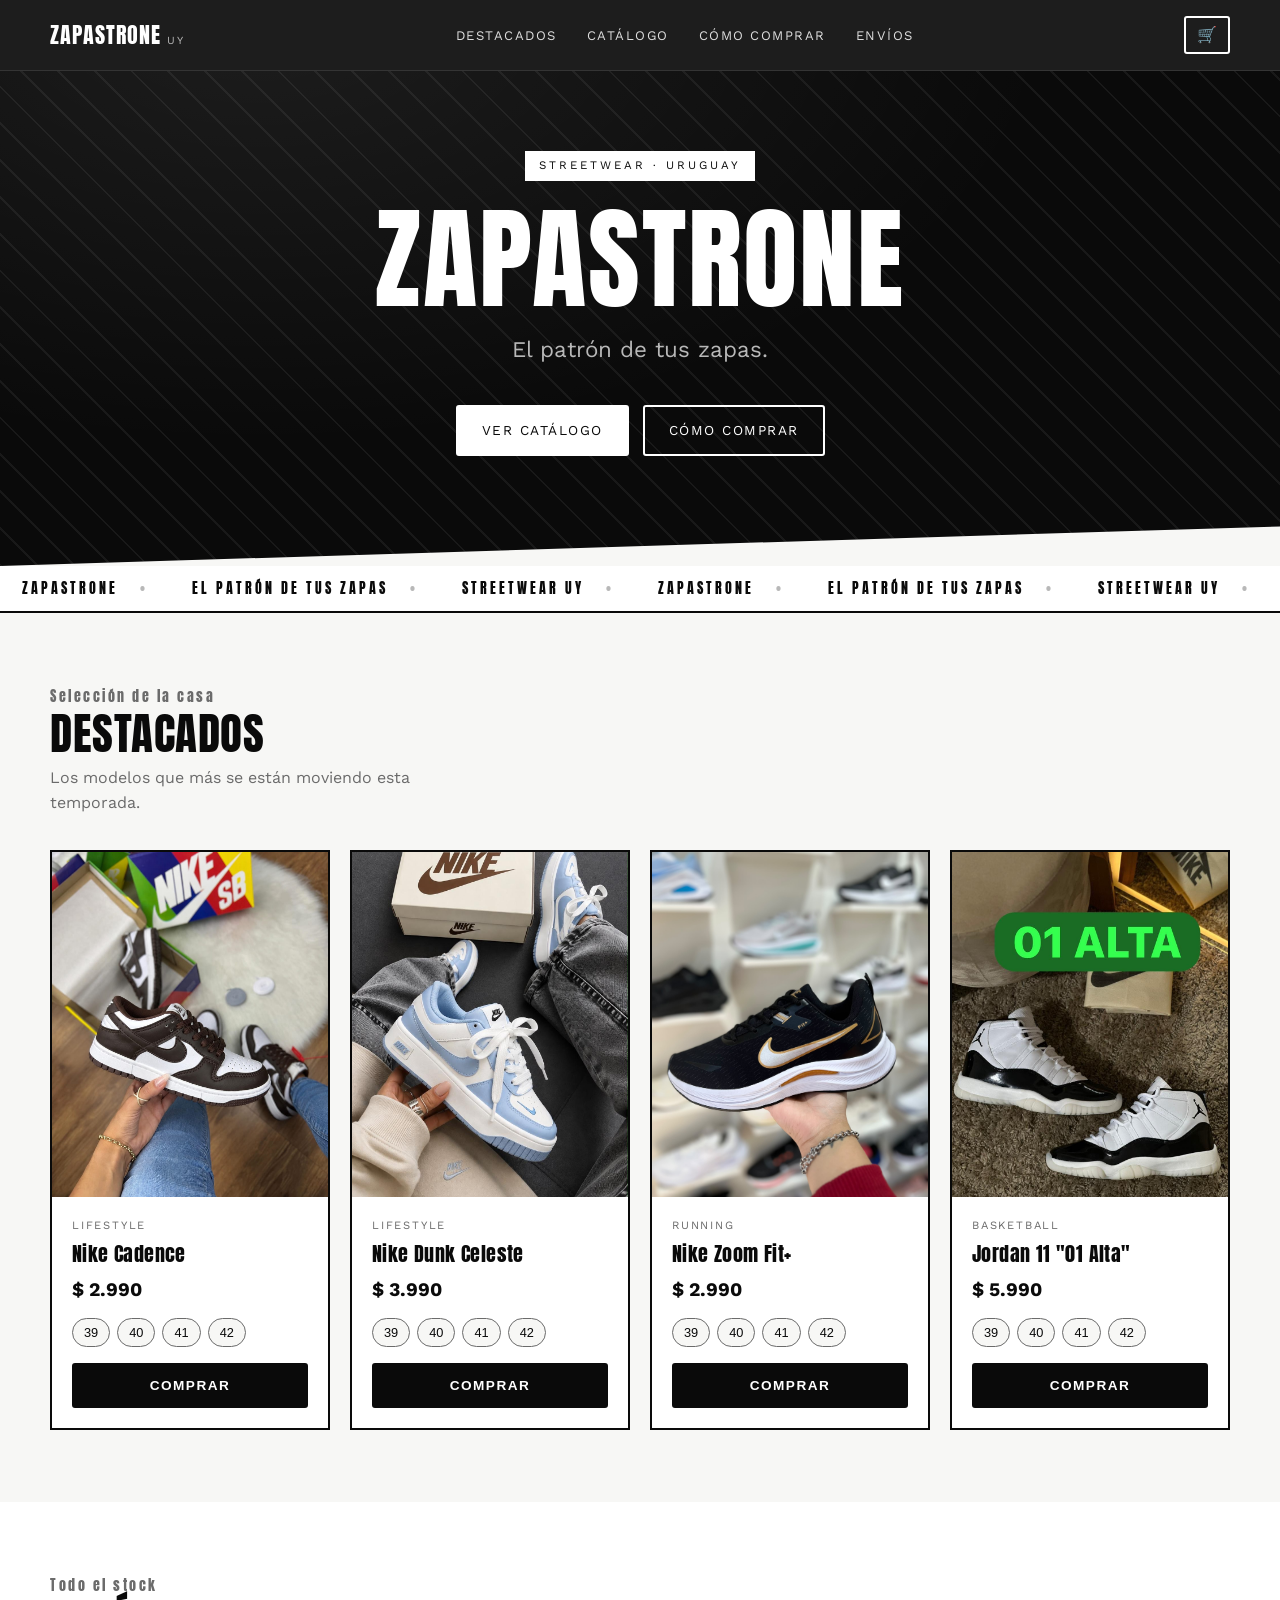
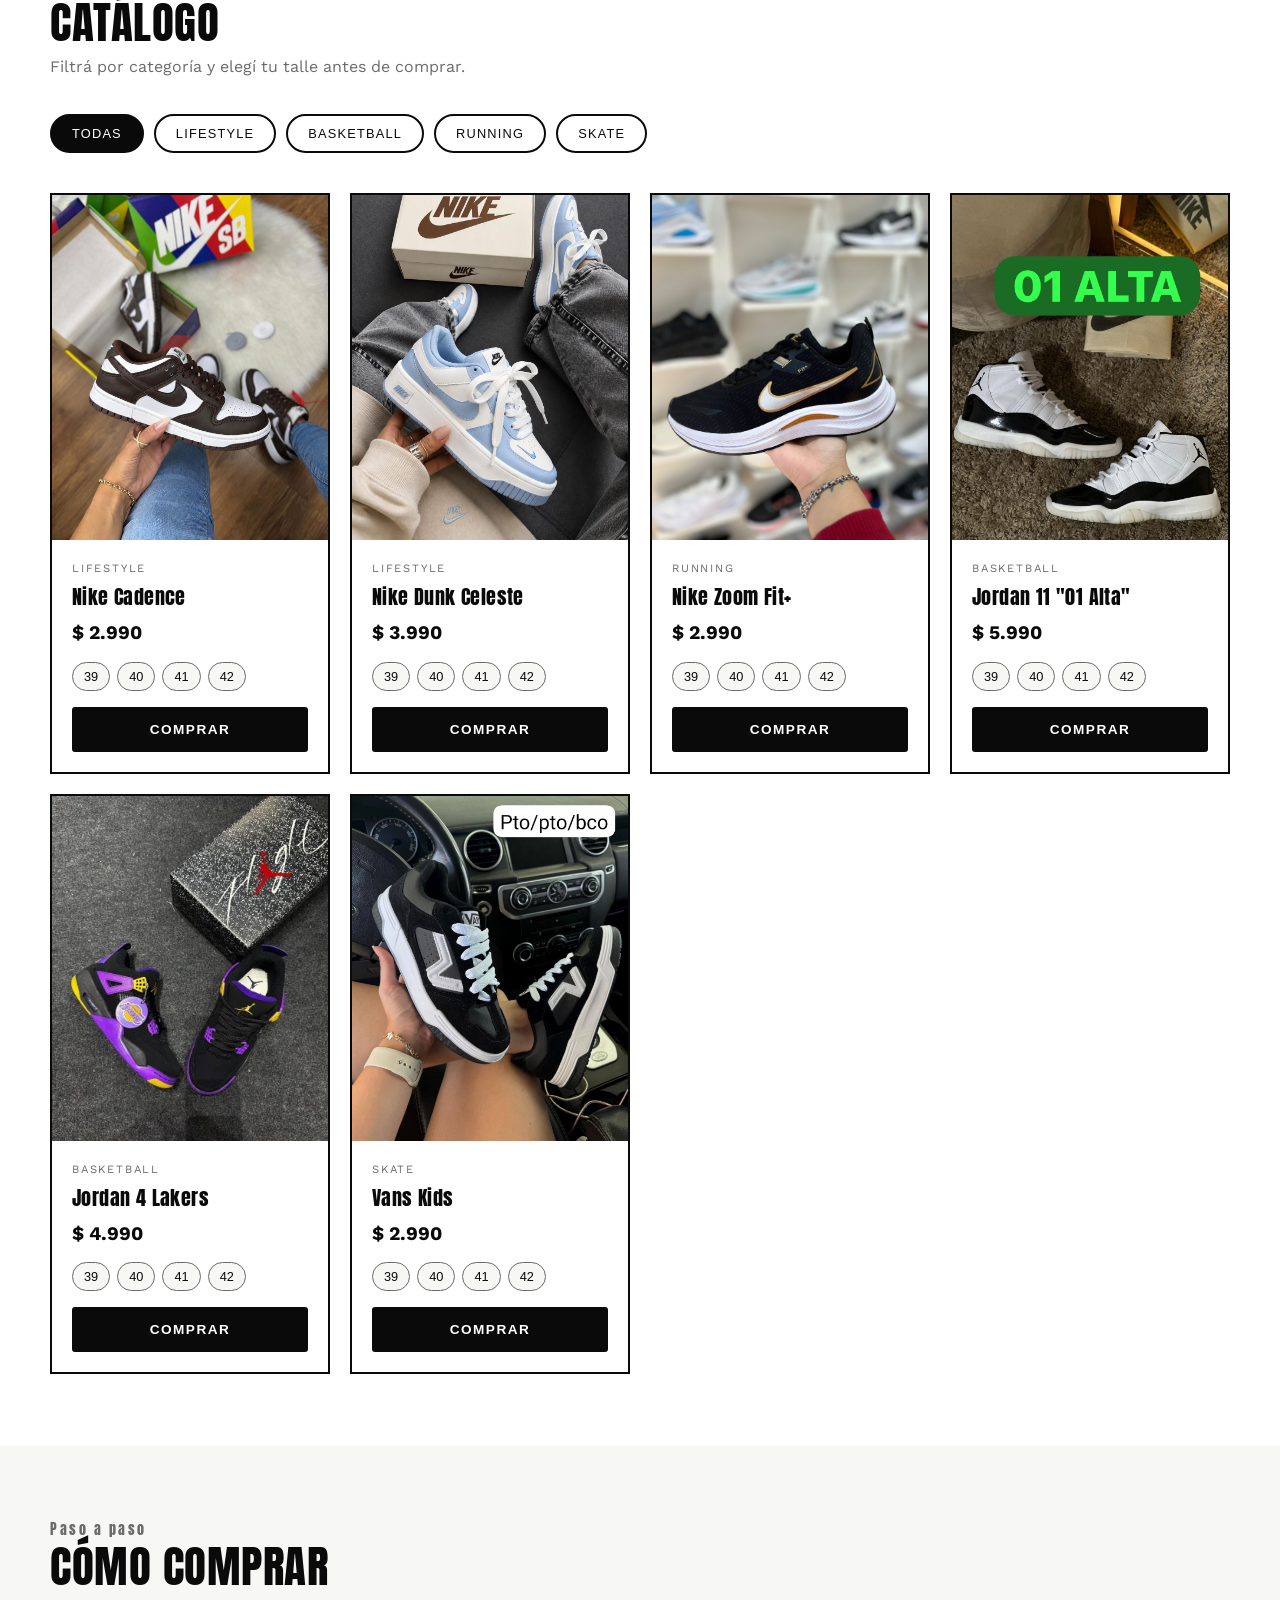
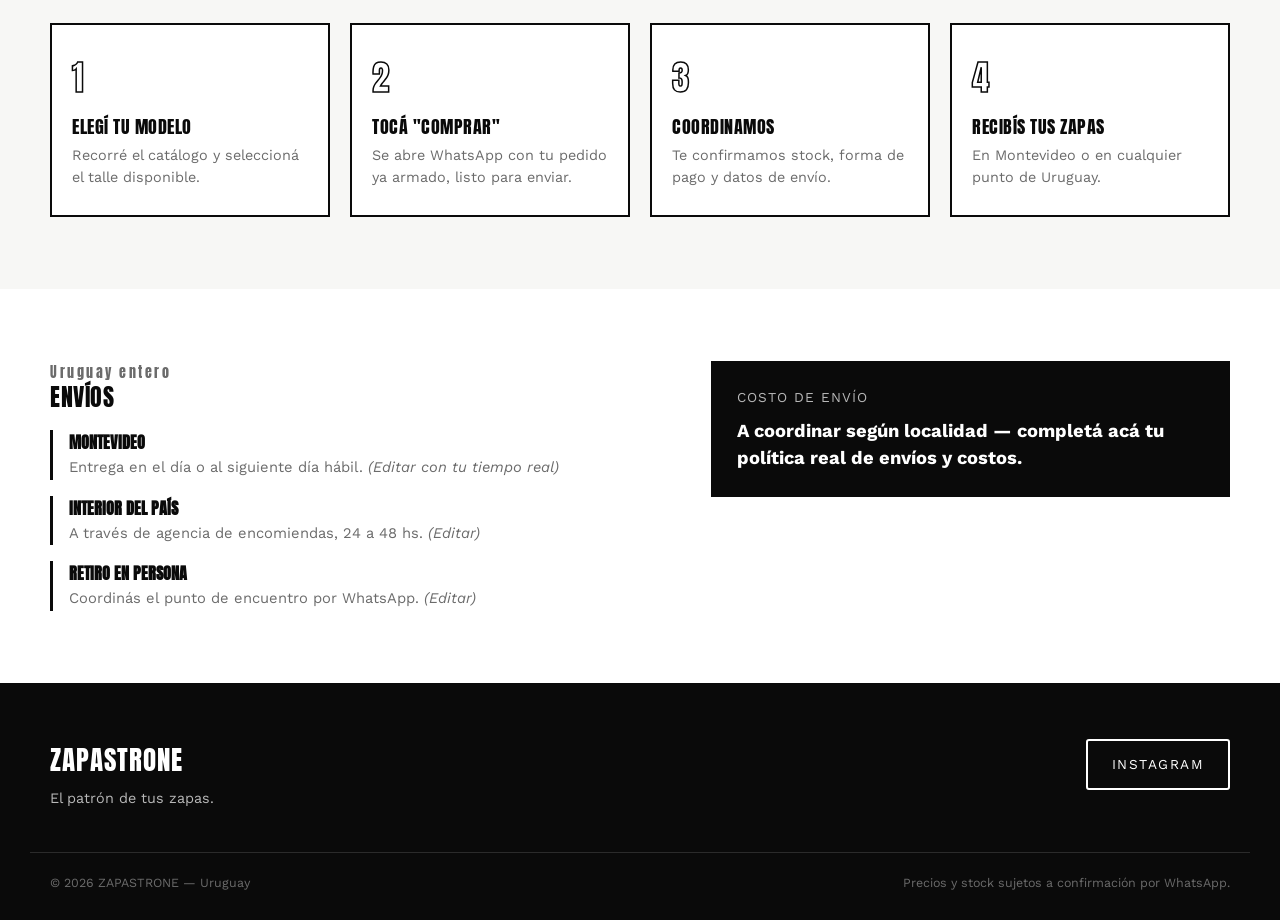
<file: index.html>
<!DOCTYPE html>
<html lang="es-UY">
<head>
<meta charset="UTF-8">
<meta name="viewport" content="width=device-width, initial-scale=1, viewport-fit=cover">
<title>ZAPASTRONE — El patrón de tus zapas.</title>
<meta name="description" content="ZAPASTRONE, streetwear y sneakers desde Uruguay. Catálogo, talles y compra directa por WhatsApp. El patrón de tus zapas.">
<meta name="keywords" content="zapatillas Uruguay, sneakers Uruguay, streetwear Uruguay, ZAPASTRONE, zapatillas Montevideo">
<link rel="canonical" href="https://TU-DOMINIO-AQUI/">

<!-- Vista previa al compartir en redes / WhatsApp -->
<meta property="og:type" content="website">
<meta property="og:title" content="ZAPASTRONE — El patrón de tus zapas.">
<meta property="og:description" content="Streetwear y sneakers desde Uruguay. Catálogo, talles y compra directa por WhatsApp.">
<meta property="og:url" content="https://TU-DOMINIO-AQUI/">
<meta property="og:image" content="https://TU-DOMINIO-AQUI/og-imagen.jpg">
<meta name="twitter:card" content="summary_large_image">
<link rel="preconnect" href="https://fonts.googleapis.com">
<link rel="preconnect" href="https://fonts.gstatic.com" crossorigin>
<link href="https://fonts.googleapis.com/css2?family=Anton&family=Work+Sans:wght@400;500;700&display=swap" rel="stylesheet">
<link rel="stylesheet" href="styles.css">
</head>
<body>

<!-- ===================== BARRA SUPERIOR ===================== -->
<header class="barra">
  <div class="contenedor barra-interior">
    <div class="logo-mini">ZAPASTRONE <span>UY</span></div>

    <nav>
      <ul class="nav-desktop">
        <li><a href="#destacados">Destacados</a></li>
        <li><a href="#catalogo">Catálogo</a></li>
        <li><a href="#como-comprar">Cómo comprar</a></li>
        <li><a href="#envios">Envíos</a></li>
      </ul>
    </nav>

    <div class="acciones-barra">
      <button type="button" class="btn-carrito" id="abrirCarrito" aria-label="Abrir carrito">
        🛒
        <span class="contador-carrito oculto" id="contadorCarrito">0</span>
      </button>
      <button type="button" class="btn-menu" id="botonMenu" aria-label="Abrir menú">☰</button>
    </div>
  </div>

  <nav class="nav-mobile" id="navMobile">
    <a href="#destacados">Destacados</a>
    <a href="#catalogo">Catálogo</a>
    <a href="#como-comprar">Cómo comprar</a>
    <a href="#envios">Envíos</a>
  </nav>
</header>

<!-- ===================== PORTADA / HERO ===================== -->
<section class="hero">
  <div class="hero-textura"></div>
  <div class="contenedor hero-contenido">
    <span class="hero-etiqueta">Streetwear · Uruguay</span>
    <h1 class="hero-marca">ZAPASTRONE</h1>
    <p class="hero-eslogan">El patrón de tus zapas.</p>
    <div class="hero-cta">
      <a href="#catalogo" class="boton boton-primario">Ver catálogo</a>
      <a href="#como-comprar" class="boton boton-secundario">Cómo comprar</a>
    </div>
  </div>
</section>

<!-- ===================== MARQUESINA DE MARCA ===================== -->
<div class="marquesina">
  <div class="marquesina-pista">
    <span>ZAPASTRONE</span><span>EL PATRÓN DE TUS ZAPAS</span><span>STREETWEAR UY</span>
    <span>ZAPASTRONE</span><span>EL PATRÓN DE TUS ZAPAS</span><span>STREETWEAR UY</span>
  </div>
</div>

<!-- ===================== DESTACADOS ===================== -->
<section class="seccion" id="destacados">
  <div class="contenedor">
    <div class="encabezado-seccion revelar">
      <div>
        <span class="numero-seccion">Selección de la casa</span>
        <h2>Destacados</h2>
        <p>Los modelos que más se están moviendo esta temporada.</p>
      </div>
    </div>
    <div class="grilla-productos" id="grillaDestacados"></div>
  </div>
</section>

<!-- ===================== CATÁLOGO ===================== -->
<section class="seccion seccion-alt" id="catalogo">
  <div class="contenedor">
    <div class="encabezado-seccion revelar">
      <div>
        <span class="numero-seccion">Todo el stock</span>
        <h2>Catálogo</h2>
        <p>Filtrá por categoría y elegí tu talle antes de comprar.</p>
      </div>
    </div>

    <div class="filtros">
      <button type="button" class="chip-filtro activo" data-categoria="todas">Todas</button>
      <button type="button" class="chip-filtro" data-categoria="lifestyle">Lifestyle</button>
      <button type="button" class="chip-filtro" data-categoria="basketball">Basketball</button>
      <button type="button" class="chip-filtro" data-categoria="running">Running</button>
      <button type="button" class="chip-filtro" data-categoria="skate">Skate</button>
    </div>

    <div class="grilla-productos" id="grillaProductos"></div>
  </div>
</section>

<!-- ===================== CÓMO COMPRAR ===================== -->
<section class="seccion" id="como-comprar">
  <div class="contenedor">
    <div class="encabezado-seccion revelar">
      <div>
        <span class="numero-seccion">Paso a paso</span>
        <h2>Cómo comprar</h2>
      </div>
    </div>

    <div class="pasos">
      <div class="paso revelar">
        <span class="paso-num">1</span>
        <h3>Elegí tu modelo</h3>
        <p>Recorré el catálogo y seleccioná el talle disponible.</p>
      </div>
      <div class="paso revelar">
        <span class="paso-num">2</span>
        <h3>Tocá "Comprar"</h3>
        <p>Se abre WhatsApp con tu pedido ya armado, listo para enviar.</p>
      </div>
      <div class="paso revelar">
        <span class="paso-num">3</span>
        <h3>Coordinamos</h3>
        <p>Te confirmamos stock, forma de pago y datos de envío.</p>
      </div>
      <div class="paso revelar">
        <span class="paso-num">4</span>
        <h3>Recibís tus zapas</h3>
        <p>En Montevideo o en cualquier punto de Uruguay.</p>
      </div>
    </div>
  </div>
</section>

<!-- ===================== ENVÍOS ===================== -->
<section class="seccion seccion-alt" id="envios">
  <div class="contenedor envios">
    <div class="revelar">
      <span class="numero-seccion">Uruguay entero</span>
      <h2 style="margin-bottom:20px">Envíos</h2>
      <ul class="envios-lista">
        <li>
          <strong>Montevideo</strong>
          <span>Entrega en el día o al siguiente día hábil. <em>(Editar con tu tiempo real)</em></span>
        </li>
        <li>
          <strong>Interior del país</strong>
          <span>A través de agencia de encomiendas, 24 a 48 hs. <em>(Editar)</em></span>
        </li>
        <li>
          <strong>Retiro en persona</strong>
          <span>Coordinás el punto de encuentro por WhatsApp. <em>(Editar)</em></span>
        </li>
      </ul>
    </div>

    <div class="envios-nota revelar">
      <p>Costo de envío</p>
      <strong>A coordinar según localidad — completá acá tu política real de envíos y costos.</strong>
    </div>
  </div>
</section>

<!-- ===================== PIE / FOOTER ===================== -->
<footer class="pie">
  <div class="contenedor pie-arriba">
    <div>
      <div class="pie-marca">ZAPASTRONE</div>
      <p class="pie-eslogan">El patrón de tus zapas.</p>
    </div>

    <div class="pie-redes">
      <a href="#" data-instagram target="_blank" rel="noopener" class="boton boton-secundario">Instagram</a>
    </div>
  </div>

  <div class="contenedor pie-abajo">
    <span>© <span id="anioActual"></span> ZAPASTRONE — Uruguay</span>
    <span>Precios y stock sujetos a confirmación por WhatsApp.</span>
  </div>
</footer>

<!-- ===================== CARRITO LATERAL ===================== -->
<div class="fondo-carrito" id="fondoCarrito"></div>
<aside class="panel-carrito" id="panelCarrito" aria-label="Carrito de compras">
  <div class="carrito-encabezado">
    <h2>Tu carrito</h2>
    <button type="button" class="cerrar-carrito" id="cerrarCarrito" aria-label="Cerrar carrito">✕</button>
  </div>
  <div class="carrito-items" id="carritoItems"></div>
  <div class="carrito-pie">
    <div class="carrito-total">
      <span>Total</span>
      <span id="carritoTotal">$0</span>
    </div>
    <button type="button" class="boton boton-comprar" id="finalizarCompra">Finalizar por WhatsApp</button>
  </div>
</aside>

<script src="https://identity.netlify.com/v1/netlify-identity-widget.js"></script>
<script>
  if (window.netlifyIdentity) {
    window.netlifyIdentity.on("init", (user) => {
      if (!user) {
        window.netlifyIdentity.on("login", () => {
          document.location.href = "/admin/";
        });
      }
    });
  }
</script>
<script src="script.js"></script>
</body>
</html>
</file>
<file: styles.css>
/* =========================================================
   ZAPASTRONE — Hoja de estilos
   Paleta: negro / blanco / gris (sin colores extra, a propósito)
   Tipografías: "Anton" (títulos, estilo stencil/streetwear)
                "Work Sans" (texto)
   ========================================================= */

:root{
  --negro: #0a0a0a;
  --negro-suave: #161616;
  --blanco: #f7f7f5;
  --blanco-puro: #ffffff;
  --gris-1: #2b2b2b;
  --gris-2: #6b6b6b;
  --gris-3: #b8b8b8;
  --gris-4: #e3e2df;
  --borde: 2px solid var(--negro);
  --radio: 3px;
  --sombra: 8px 8px 0 var(--negro);
  --sombra-suave: 0 18px 40px rgba(0,0,0,0.14);
  --transicion: 220ms ease;
  --ancho-max: 1220px;
}

*, *::before, *::after{ box-sizing: border-box; }

html{
  scroll-behavior: smooth;
  scroll-padding-top: 76px;
}

body{
  margin: 0;
  background: var(--blanco);
  color: var(--negro);
  font-family: "Work Sans", "Segoe UI", Arial, sans-serif;
  font-size: 16px;
  line-height: 1.55;
  -webkit-font-smoothing: antialiased;
}

img{ max-width: 100%; display: block; }

a{ color: inherit; }

.contenedor{
  width: 100%;
  max-width: var(--ancho-max);
  margin: 0 auto;
  padding: 0 20px;
}

h1, h2, h3{
  font-family: "Anton", "Arial Narrow", sans-serif;
  font-weight: 400;
  letter-spacing: 0.5px;
  line-height: 1.03;
  margin: 0;
  text-transform: uppercase;
}

/* Respeta si el usuario pidió menos movimiento */
@media (prefers-reduced-motion: reduce){
  *{ animation-duration: 0.01ms !important; animation-iteration-count: 1 !important; transition-duration: 0.01ms !important; scroll-behavior: auto !important; }
}

/* ===================== BARRA SUPERIOR ===================== */
.barra{
  position: sticky;
  top: 0;
  z-index: 50;
  background: rgba(10,10,10,0.92);
  -webkit-backdrop-filter: blur(8px);
  backdrop-filter: blur(8px);
  color: var(--blanco-puro);
  border-bottom: 1px solid rgba(255,255,255,0.1);
}

.barra-interior{
  display: flex;
  align-items: center;
  justify-content: space-between;
  padding: 16px 20px;
}

.logo-mini{
  display: flex;
  align-items: baseline;
  gap: 6px;
  font-family: "Anton", sans-serif;
  font-size: 1.4rem;
  letter-spacing: 1px;
}
.logo-mini span{ color: var(--gris-3); font-size: 0.68rem; font-family: "Work Sans", sans-serif; letter-spacing: 2px; }

.nav-desktop{ display: none; gap: 30px; list-style: none; margin: 0; padding: 0; }
.nav-desktop a{
  text-decoration: none;
  font-size: 0.82rem;
  letter-spacing: 1.5px;
  text-transform: uppercase;
  border-bottom: 2px solid transparent;
  padding-bottom: 4px;
  transition: border-color var(--transicion), opacity var(--transicion);
  opacity: 0.85;
}
.nav-desktop a:hover{ border-color: var(--blanco-puro); opacity: 1; }

.acciones-barra{ display: flex; align-items: center; gap: 14px; }

.btn-carrito{
  position: relative;
  background: none;
  border: 2px solid var(--blanco-puro);
  color: var(--blanco-puro);
  border-radius: var(--radio);
  padding: 9px 11px;
  cursor: pointer;
  font-size: 1rem;
  line-height: 1;
  transition: background var(--transicion), color var(--transicion), transform var(--transicion);
}
.btn-carrito:hover{ background: var(--blanco-puro); color: var(--negro); }
.btn-carrito:active{ transform: scale(0.94); }

.contador-carrito{
  position: absolute;
  top: -8px;
  right: -8px;
  background: var(--blanco-puro);
  color: var(--negro);
  font-size: 0.65rem;
  font-weight: 700;
  min-width: 18px;
  height: 18px;
  border-radius: 50%;
  display: flex;
  align-items: center;
  justify-content: center;
  border: 2px solid var(--negro);
}

.btn-menu{
  display: inline-flex;
  background: none;
  border: none;
  color: var(--blanco-puro);
  font-size: 1.7rem;
  cursor: pointer;
  padding: 0 4px;
}

/* Menú mobile desplegable */
.nav-mobile{
  display: none;
  flex-direction: column;
  background: var(--negro);
  border-top: 1px solid var(--gris-1);
}
.nav-mobile.abierto{ display: flex; animation: aparecer 220ms ease both; }
.nav-mobile a{
  color: var(--blanco-puro);
  text-decoration: none;
  padding: 16px 20px;
  border-bottom: 1px solid var(--gris-1);
  text-transform: uppercase;
  font-size: 0.92rem;
  letter-spacing: 1.5px;
}

@media (min-width: 860px){
  .nav-desktop{ display: flex; }
  .btn-menu{ display: none; }
  .nav-mobile{ display: none !important; }
}

/* ===================== HERO ===================== */
.hero{
  position: relative;
  background:
    radial-gradient(ellipse at 20% -10%, rgba(255,255,255,0.08), transparent 55%),
    var(--negro);
  color: var(--blanco-puro);
  overflow: hidden;
  padding: 80px 0 110px;
  clip-path: polygon(0 0, 100% 0, 100% 92%, 0 100%);
}

.hero-textura{
  position: absolute;
  inset: 0;
  opacity: 0.06;
  background-image:
    repeating-linear-gradient(45deg, var(--blanco-puro) 0 2px, transparent 2px 26px);
  pointer-events: none;
}

.hero-contenido{
  position: relative;
  text-align: center;
}

.hero-marca{
  font-size: clamp(2.8rem, 15vw, 7rem);
  letter-spacing: 2px;
}

.hero-eslogan{
  margin-top: 16px;
  font-size: clamp(1rem, 4vw, 1.4rem);
  color: var(--gris-3);
  font-style: normal;
}

.hero-etiqueta{
  display: inline-block;
  margin-bottom: 20px;
  font-size: 0.72rem;
  letter-spacing: 3px;
  text-transform: uppercase;
  color: var(--negro);
  background: var(--blanco-puro);
  padding: 6px 14px;
}

.hero-cta{
  margin-top: 38px;
  display: flex;
  gap: 14px;
  justify-content: center;
  flex-wrap: wrap;
}

/* ===================== TIRA / MARQUESINA ===================== */
.marquesina{
  background: var(--blanco-puro);
  border-bottom: var(--borde);
  overflow: hidden;
  white-space: nowrap;
}
.marquesina-pista{
  display: inline-flex;
  animation: desplazar 22s linear infinite;
  padding: 12px 0;
}
.marquesina-pista span{
  font-family: "Anton", sans-serif;
  font-size: 0.85rem;
  letter-spacing: 3px;
  text-transform: uppercase;
  padding: 0 22px;
  color: var(--negro);
}
.marquesina-pista span::after{ content: "•"; margin-left: 22px; color: var(--gris-3); }

@keyframes desplazar{
  from{ transform: translateX(0); }
  to{ transform: translateX(-50%); }
}

/* ===================== BOTONES ===================== */
.boton{
  display: inline-flex;
  align-items: center;
  gap: 8px;
  border: 2px solid currentColor;
  border-radius: var(--radio);
  padding: 13px 24px;
  font-size: 0.85rem;
  letter-spacing: 1.5px;
  text-transform: uppercase;
  text-decoration: none;
  cursor: pointer;
  background: none;
  transition: transform var(--transicion), background var(--transicion), color var(--transicion), box-shadow var(--transicion);
}
.boton:active{ transform: scale(0.97); }

.boton-primario{ background: var(--blanco-puro); color: var(--negro); border-color: var(--blanco-puro); }
.boton-primario:hover{ background: transparent; color: var(--blanco-puro); box-shadow: 0 0 0 2px var(--blanco-puro) inset; }

.boton-secundario{ color: var(--blanco-puro); }
.boton-secundario:hover{ background: var(--blanco-puro); color: var(--negro); }

.boton-oscuro{ color: var(--negro); }
.boton-oscuro:hover{ background: var(--negro); color: var(--blanco-puro); }

.boton-comprar{
  width: 100%;
  justify-content: center;
  background: var(--negro);
  color: var(--blanco-puro);
  border-color: var(--negro);
  font-weight: 600;
}
.boton-comprar:hover{ background: var(--blanco-puro); color: var(--negro); box-shadow: var(--sombra); transform: translate(-2px,-2px); }
.boton-comprar[disabled]{
  opacity: 0.4;
  cursor: not-allowed;
}
.boton-comprar[disabled]:hover{ background: var(--negro); color: var(--blanco-puro); box-shadow: none; transform: none; }

/* ===================== SECCIONES GENERALES ===================== */
.seccion{ padding: 72px 0; }
.seccion-alt{ background: var(--blanco-puro); }

.encabezado-seccion{
  display: flex;
  align-items: flex-end;
  justify-content: space-between;
  gap: 20px;
  margin-bottom: 34px;
  flex-wrap: wrap;
}

.encabezado-seccion h2{ font-size: clamp(2rem, 7vw, 2.8rem); }
.encabezado-seccion p{ color: var(--gris-2); max-width: 42ch; margin: 10px 0 0; }

.numero-seccion{
  font-family: "Anton", sans-serif;
  font-size: 0.85rem;
  color: var(--gris-2);
  letter-spacing: 2.5px;
}

/* ===================== FILTROS DE CATEGORÍA ===================== */
.filtros{
  display: flex;
  gap: 10px;
  overflow-x: auto;
  padding-bottom: 6px;
  margin-bottom: 34px;
  -ms-overflow-style: none;
  scrollbar-width: none;
}
.filtros::-webkit-scrollbar{ display: none; }

.chip-filtro{
  flex: 0 0 auto;
  border: 2px solid var(--negro);
  background: transparent;
  color: var(--negro);
  border-radius: 100px;
  padding: 10px 20px;
  font-size: 0.8rem;
  letter-spacing: 1.2px;
  text-transform: uppercase;
  cursor: pointer;
  transition: background var(--transicion), color var(--transicion), transform var(--transicion);
  white-space: nowrap;
}
.chip-filtro.activo,
.chip-filtro:hover{ background: var(--negro); color: var(--blanco-puro); }
.chip-filtro:active{ transform: scale(0.95); }

/* ===================== GRILLA DE PRODUCTOS ===================== */
.grilla-productos{
  display: grid;
  grid-template-columns: 1fr;
  gap: 26px;
}

@media (min-width: 480px){
  .grilla-productos{ grid-template-columns: repeat(2, 1fr); gap: 20px; }
}
@media (min-width: 720px){
  .grilla-productos{ grid-template-columns: repeat(3, 1fr); }
}
@media (min-width: 1040px){
  .grilla-productos{ grid-template-columns: repeat(4, 1fr); }
}

.tarjeta-producto{
  border: var(--borde);
  background: var(--blanco-puro);
  display: flex;
  flex-direction: column;
  overflow: hidden;
  transition: box-shadow var(--transicion), transform var(--transicion);
  opacity: 0;
  transform: translateY(18px);
}
.tarjeta-producto.aparece{ animation: aparecer 550ms ease both; }
.tarjeta-producto:hover{ box-shadow: var(--sombra); transform: translate(-3px, -3px); }

.tarjeta-imagen{
  position: relative;
  aspect-ratio: 4 / 5;
  background: var(--gris-4);
  overflow: hidden;
}
.tarjeta-imagen img{ width: 100%; height: 100%; object-fit: cover; transition: transform 450ms ease; }
.tarjeta-producto:hover .tarjeta-imagen img{ transform: scale(1.06); }

.etiqueta-demo{
  position: absolute;
  top: 10px;
  left: 10px;
  background: var(--negro);
  color: var(--blanco-puro);
  font-size: 0.62rem;
  letter-spacing: 1.2px;
  text-transform: uppercase;
  padding: 5px 9px;
}

.etiqueta-agotado{
  position: absolute;
  top: 10px;
  right: 10px;
  background: var(--blanco-puro);
  color: var(--negro);
  font-size: 0.62rem;
  letter-spacing: 1.2px;
  text-transform: uppercase;
  padding: 5px 9px;
  border: 1px solid var(--negro);
}

.tarjeta-cuerpo{
  padding: 20px;
  display: flex;
  flex-direction: column;
  gap: 10px;
  flex: 1;
}

.tarjeta-categoria{
  font-size: 0.7rem;
  letter-spacing: 1.8px;
  text-transform: uppercase;
  color: var(--gris-2);
}

.tarjeta-nombre{
  font-family: "Anton", sans-serif;
  font-size: 1.25rem;
  letter-spacing: 0.4px;
  text-transform: none;
}

.tarjeta-precio{
  font-size: 1.2rem;
  font-weight: 700;
}

.tarjeta-talles{
  display: flex;
  flex-wrap: wrap;
  gap: 7px;
  margin: 4px 0 6px;
}

.talle-opcion{
  border: 1px solid var(--gris-2);
  color: var(--negro);
  background: var(--blanco);
  font-size: 0.8rem;
  padding: 6px 11px;
  cursor: pointer;
  border-radius: 100px;
  transition: background var(--transicion), color var(--transicion), border-color var(--transicion);
}
.talle-opcion.seleccionado{ background: var(--negro); color: var(--blanco-puro); border-color: var(--negro); }

.tarjeta-cuerpo{ margin-top: auto; }

/* ===================== PASOS "CÓMO COMPRAR" ===================== */
.pasos{
  display: grid;
  gap: 20px;
  grid-template-columns: 1fr;
}
@media (min-width: 720px){
  .pasos{ grid-template-columns: repeat(4, 1fr); }
}

.paso{
  border: var(--borde);
  padding: 26px 20px;
  background: var(--blanco-puro);
  transition: box-shadow var(--transicion), transform var(--transicion);
}
.paso:hover{ box-shadow: var(--sombra); transform: translate(-3px, -3px); }
.paso-num{
  font-family: "Anton", sans-serif;
  font-size: 2.2rem;
  -webkit-text-stroke: 1.5px var(--negro);
  color: transparent;
}
.paso h3{ margin: 12px 0 8px; font-size: 1.1rem; }
.paso p{ margin: 0; color: var(--gris-2); font-size: 0.9rem; }

/* ===================== ENVÍOS ===================== */
.envios{
  display: grid;
  gap: 26px;
  grid-template-columns: 1fr;
  align-items: start;
}
@media (min-width: 780px){
  .envios{ grid-template-columns: 1.1fr 0.9fr; }
}

.envios-lista{ list-style: none; margin: 0; padding: 0; display: flex; flex-direction: column; gap: 16px; }
.envios-lista li{
  border-left: 3px solid var(--negro);
  padding-left: 16px;
}
.envios-lista strong{ display: block; font-family: "Anton", sans-serif; font-size: 1rem; text-transform: uppercase; }
.envios-lista span{ color: var(--gris-2); font-size: 0.92rem; }

.envios-nota{
  border: var(--borde);
  padding: 24px;
  background: var(--negro);
  color: var(--blanco-puro);
}
.envios-nota p{ margin: 0 0 10px; color: var(--gris-3); font-size: 0.85rem; letter-spacing: 1px; text-transform: uppercase; }
.envios-nota strong{ font-size: 1.15rem; line-height: 1.4; }

/* ===================== FOOTER ===================== */
.pie{
  background: var(--negro);
  color: var(--blanco-puro);
  padding: 56px 0 28px;
}
.pie-arriba{
  display: flex;
  flex-direction: column;
  gap: 26px;
  padding-bottom: 28px;
  border-bottom: 1px solid var(--gris-1);
}
@media (min-width: 720px){
  .pie-arriba{ flex-direction: row; justify-content: space-between; align-items: flex-start; }
}
.pie-marca{ font-family: "Anton", sans-serif; font-size: 1.7rem; letter-spacing: 1px; }
.pie-eslogan{ color: var(--gris-3); font-size: 0.9rem; margin-top: 6px; }

.pie-redes{ display: flex; gap: 12px; }
.pie-abajo{
  padding-top: 20px;
  display: flex;
  flex-direction: column;
  gap: 6px;
  font-size: 0.78rem;
  color: var(--gris-2);
}
@media (min-width: 720px){
  .pie-abajo{ flex-direction: row; justify-content: space-between; }
}

/* ===================== CARRITO (panel lateral) ===================== */
.fondo-carrito{
  position: fixed;
  inset: 0;
  background: rgba(10,10,10,0.6);
  opacity: 0;
  pointer-events: none;
  transition: opacity var(--transicion);
  z-index: 90;
}
.fondo-carrito.visible{ opacity: 1; pointer-events: auto; }

.panel-carrito{
  position: fixed;
  top: 0;
  right: 0;
  height: 100%;
  width: min(100%, 420px);
  background: var(--blanco-puro);
  border-left: var(--borde);
  z-index: 91;
  display: flex;
  flex-direction: column;
  transform: translateX(100%);
  transition: transform 320ms cubic-bezier(.22,.9,.32,1);
}
.panel-carrito.visible{ transform: translateX(0); }

.carrito-encabezado{
  display: flex;
  align-items: center;
  justify-content: space-between;
  padding: 20px 22px;
  border-bottom: var(--borde);
  background: var(--negro);
  color: var(--blanco-puro);
}
.carrito-encabezado h2{ font-size: 1.25rem; }

.cerrar-carrito{
  background: none;
  border: none;
  color: var(--blanco-puro);
  font-size: 1.5rem;
  cursor: pointer;
}

.carrito-items{
  flex: 1;
  overflow-y: auto;
  padding: 18px 22px;
  display: flex;
  flex-direction: column;
  gap: 16px;
}

.carrito-vacio{ color: var(--gris-2); text-align: center; margin-top: 40px; font-size: 0.9rem; }

.item-carrito{
  display: grid;
  grid-template-columns: 64px 1fr auto;
  gap: 12px;
  align-items: center;
  border-bottom: 1px solid var(--gris-4);
  padding-bottom: 14px;
}
.item-carrito img{ width: 64px; height: 64px; object-fit: cover; border: 1px solid var(--gris-4); }
.item-carrito-info{ font-size: 0.85rem; }
.item-carrito-info strong{ display: block; font-size: 0.92rem; }
.item-carrito-info span{ color: var(--gris-2); }

.quitar-item{
  background: none;
  border: none;
  color: var(--gris-2);
  cursor: pointer;
  font-size: 0.75rem;
  text-decoration: underline;
  padding: 0;
}

.carrito-pie{
  border-top: var(--borde);
  padding: 20px 22px 24px;
  display: flex;
  flex-direction: column;
  gap: 14px;
}
.carrito-total{
  display: flex;
  justify-content: space-between;
  font-family: "Anton", sans-serif;
  font-size: 1.2rem;
}

/* ===================== UTILIDADES ===================== */
.oculto{ display: none !important; }

.aparece{
  animation: aparecer 550ms ease both;
}
@keyframes aparecer{
  from{ opacity: 0; transform: translateY(18px); }
  to{ opacity: 1; transform: translateY(0); }
}

/* Animación al hacer scroll para secciones estáticas */
.revelar{
  opacity: 0;
  transform: translateY(24px);
  transition: opacity 650ms ease, transform 650ms ease;
}
.revelar.visible{ opacity: 1; transform: translateY(0); }

.boton-whatsapp-flotante{
  position: fixed;
  bottom: 20px;
  right: 20px;
  z-index: 60;
  background: var(--negro);
  color: var(--blanco-puro);
  border: 2px solid var(--blanco-puro);
  border-radius: 50%;
  width: 56px;
  height: 56px;
  display: flex;
  align-items: center;
  justify-content: center;
  font-size: 1.5rem;
  text-decoration: none;
  box-shadow: var(--sombra-suave);
  transition: transform var(--transicion);
}
.boton-whatsapp-flotante:hover{ transform: scale(1.08); }
</file>
